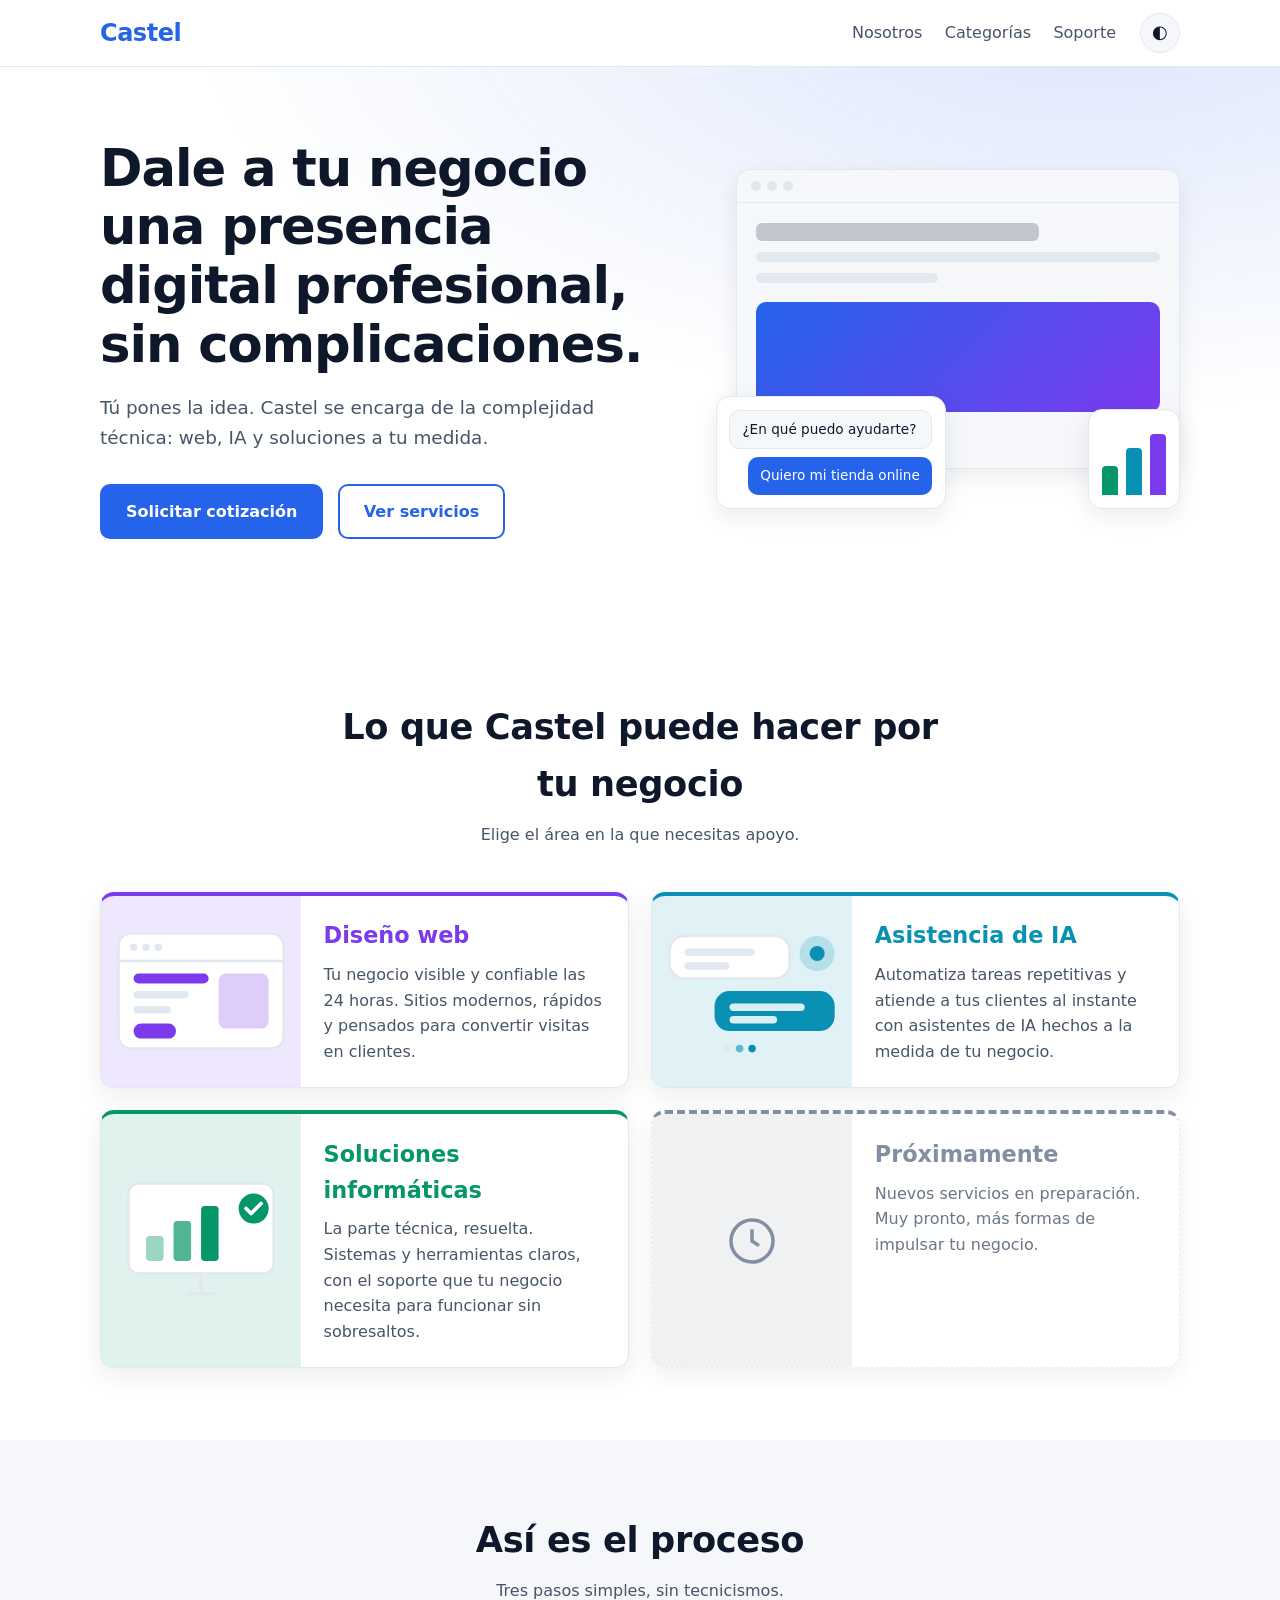
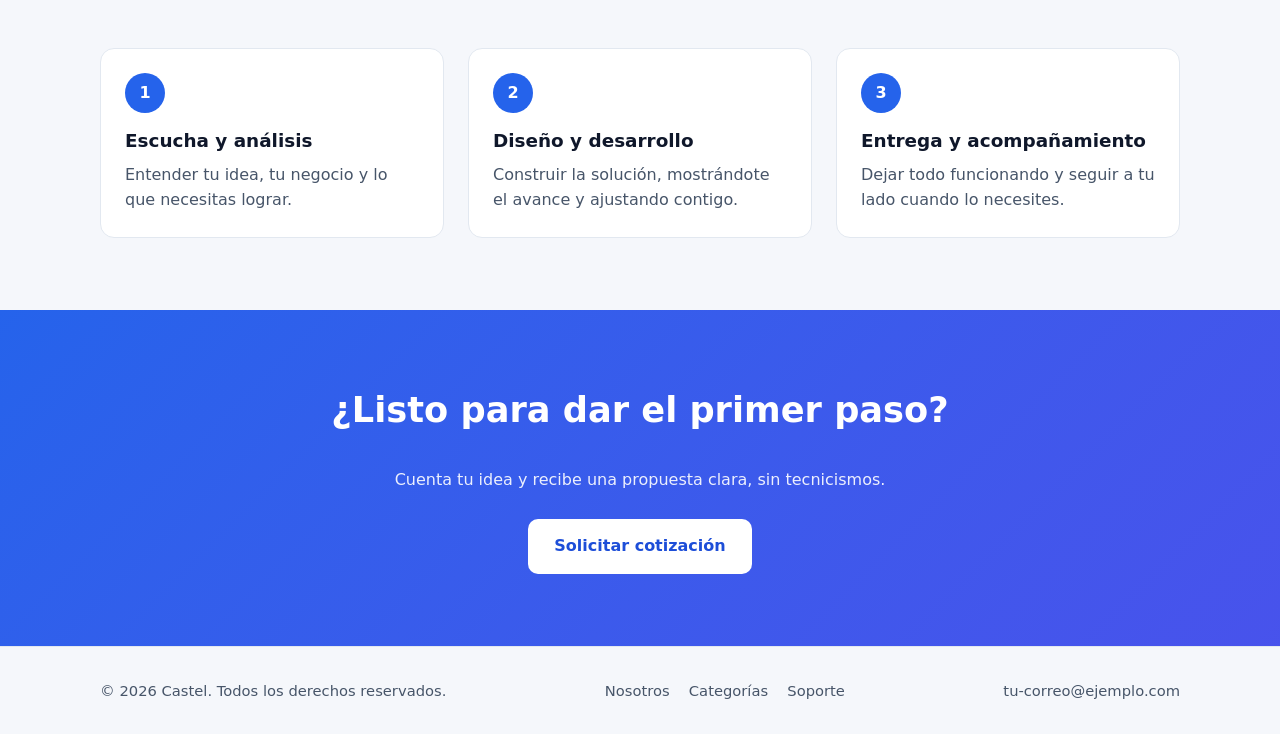
<file: index.html>
<!DOCTYPE html>
<html lang="es" data-tema="light">
<head>
  <meta charset="UTF-8">
  <meta name="viewport" content="width=device-width, initial-scale=1.0">
  <title>Castel | Presencia digital profesional para tu negocio</title>
  <meta name="description" content="Castel crea webs, asistentes de IA y soluciones informáticas para emprendedores y pequeños negocios, sin complicaciones técnicas.">
<link rel="stylesheet" href="css/style.css">
<script src="js/tema.js"></script>
</head>
<body>
  <a class="salto" href="#contenido">Saltar al contenido</a>

  <header class="encabezado">
    <div class="contenedor encabezado-interno">
      <a class="logo" href="index.html">Castel</a>
      <nav class="menu" aria-label="Principal">
  <a href="nosotros.html">Nosotros</a>
  <a href="index.html#servicios">Categorías</a>
  <a href="index.html#proyectos" hidden>Portafolio</a>
  <a href="index.html#testimonios" hidden>Testimonios</a>
  <a href="soporte.html">Soporte</a>
</nav>
      <button id="boton-tema" class="boton-tema" type="button" aria-label="Activar modo oscuro" aria-pressed="false">◐</button>
    </div>
  </header>

  <main id="contenido">

    <!-- HERO -->
    <section class="hero">
      <div class="contenedor hero-interno">
        <div class="hero-texto">
          <h1>Dale a tu negocio una presencia digital profesional, sin complicaciones.</h1>
          <p>Tú pones la idea. Castel se encarga de la complejidad técnica: web, IA y soluciones a tu medida.</p>
          <div class="hero-botones">
            <a class="boton boton--principal" href="soporte.html">Solicitar cotización</a>
            <a class="boton boton--secundario" href="#servicios">Ver servicios</a>
          </div>
        </div>

        <div class="hero-visual" aria-hidden="true">
          <div class="mock-navegador">
            <div class="mock-barra"><span></span><span></span><span></span></div>
            <div class="mock-cuerpo">
              <div class="mock-linea mock-linea--grande"></div>
              <div class="mock-linea"></div>
              <div class="mock-linea mock-linea--corta"></div>
              <div class="mock-bloque"></div>
            </div>
          </div>
          <div class="mock-chat">
            <p class="mock-chat-bot">¿En qué puedo ayudarte?</p>
            <p class="mock-chat-usuario">Quiero mi tienda online</p>
          </div>
          <div class="mock-metricas">
            <span style="--alto: 40%"></span>
            <span style="--alto: 65%"></span>
            <span style="--alto: 85%"></span>
          </div>
        </div>
      </div>
    </section>

       <!-- SERVICIOS -->
    <section class="seccion" id="servicios">
      <div class="contenedor">
        <header class="seccion-cabecera">
          <h2>Lo que Castel puede hacer por tu negocio</h2>
          <p>Elige el área en la que necesitas apoyo.</p>
        </header>

        <div class="tarjetas">

          <a class="tarjeta tarjeta--web" href="diseno-web.html">
            <div class="tarjeta-media">
              <!-- Para usar una foto: <img src="img/diseno-web.webp" alt="Diseño web"> -->
              <svg class="ilustracion" viewBox="0 0 160 120" aria-hidden="true">
                <rect x="14" y="14" width="132" height="92" rx="10" fill="var(--fondo)" stroke="var(--borde)" stroke-width="2"/>
                <path d="M14 36h132" stroke="var(--borde)" stroke-width="2"/>
                <circle cx="26" cy="25" r="3" fill="var(--borde)"/>
                <circle cx="36" cy="25" r="3" fill="var(--borde)"/>
                <circle cx="46" cy="25" r="3" fill="var(--borde)"/>
                <rect x="26" y="46" width="60" height="8" rx="4" fill="var(--acento)"/>
                <rect x="26" y="60" width="44" height="6" rx="3" fill="var(--borde)"/>
                <rect x="26" y="72" width="30" height="6" rx="3" fill="var(--borde)"/>
                <rect x="26" y="86" width="34" height="12" rx="6" fill="var(--acento)"/>
                <rect x="94" y="46" width="40" height="44" rx="6" fill="var(--acento)" opacity=".25"/>
              </svg>
            </div>
            <div class="tarjeta-contenido">
              <h3>Diseño web</h3>
              <p>Tu negocio visible y confiable las 24 horas. Sitios modernos, rápidos y pensados para convertir visitas en clientes.</p>
            </div>
          </a>

          <a class="tarjeta tarjeta--ia" href="ia.html">
            <div class="tarjeta-media">
              <!-- Para usar una foto: <img src="img/asistencia-ia.webp" alt="Asistencia de IA"> -->
              <svg class="ilustracion" viewBox="0 0 160 120" aria-hidden="true">
                <rect x="14" y="16" width="96" height="34" rx="12" fill="var(--fondo)" stroke="var(--borde)" stroke-width="2"/>
                <rect x="26" y="26" width="56" height="6" rx="3" fill="var(--borde)"/>
                <rect x="26" y="37" width="36" height="6" rx="3" fill="var(--borde)"/>
                <rect x="50" y="60" width="96" height="32" rx="12" fill="var(--acento)"/>
                <rect x="62" y="70" width="60" height="6" rx="3" fill="#fff" opacity=".85"/>
                <rect x="62" y="80" width="38" height="6" rx="3" fill="#fff" opacity=".85"/>
                <circle cx="132" cy="30" r="14" fill="var(--acento)" opacity=".2"/>
                <circle cx="132" cy="30" r="6" fill="var(--acento)"/>
                <circle cx="60" cy="106" r="3" fill="var(--borde)"/>
                <circle cx="70" cy="106" r="3" fill="var(--acento)" opacity=".6"/>
                <circle cx="80" cy="106" r="3" fill="var(--acento)"/>
              </svg>
            </div>
            <div class="tarjeta-contenido">
              <h3>Asistencia de IA</h3>
              <p>Automatiza tareas repetitivas y atiende a tus clientes al instante con asistentes de IA hechos a la medida de tu negocio.</p>
            </div>
          </a>

          <a class="tarjeta tarjeta--soluciones" href="soluciones-informaticas.html">
            <div class="tarjeta-media">
              <!-- Para usar una foto: <img src="img/soluciones-informaticas.webp" alt="Soluciones informáticas"> -->
              <svg class="ilustracion" viewBox="0 0 160 120" aria-hidden="true">
                <rect x="22" y="14" width="116" height="72" rx="8" fill="var(--fondo)" stroke="var(--borde)" stroke-width="2"/>
                <path d="M70 102h20M80 86v16" stroke="var(--borde)" stroke-width="3" stroke-linecap="round"/>
                <rect x="36" y="56" width="14" height="20" rx="3" fill="var(--acento)" opacity=".4"/>
                <rect x="58" y="44" width="14" height="32" rx="3" fill="var(--acento)" opacity=".7"/>
                <rect x="80" y="32" width="14" height="44" rx="3" fill="var(--acento)"/>
                <circle cx="122" cy="34" r="12" fill="var(--acento)"/>
                <path d="M116 34l4 4 8-8" stroke="#fff" stroke-width="3" fill="none" stroke-linecap="round" stroke-linejoin="round"/>
              </svg>
            </div>
            <div class="tarjeta-contenido">
              <h3>Soluciones informáticas</h3>
              <p>La parte técnica, resuelta. Sistemas y herramientas claros, con el soporte que tu negocio necesita para funcionar sin sobresaltos.</p>
            </div>
          </a>

          <div class="tarjeta tarjeta--proximamente" aria-disabled="true">
            <div class="tarjeta-media">
              <svg viewBox="0 0 24 24" width="56" height="56" fill="none" stroke="currentColor" stroke-width="1.5" aria-hidden="true"><circle cx="12" cy="12" r="9"/><path d="M12 7v5l3 2"/></svg>
            </div>
            <div class="tarjeta-contenido">
              <h3>Próximamente</h3>
              <p>Nuevos servicios en preparación. Muy pronto, más formas de impulsar tu negocio.</p>
            </div>
          </div>

        </div>
      </div>
    </section>

    <!-- CÓMO TRABAJO -->
    <section class="seccion seccion--alt" id="proceso">
      <div class="contenedor">
        <header class="seccion-cabecera">
          <h2>Así es el proceso</h2>
          <p>Tres pasos simples, sin tecnicismos.</p>
        </header>
        <ol class="pasos">
          <li>
            <span class="paso-numero">1</span>
            <h3>Escucha y análisis</h3>
            <p>Entender tu idea, tu negocio y lo que necesitas lograr.</p>
          </li>
          <li>
            <span class="paso-numero">2</span>
            <h3>Diseño y desarrollo</h3>
            <p>Construir la solución, mostrándote el avance y ajustando contigo.</p>
          </li>
          <li>
            <span class="paso-numero">3</span>
            <h3>Entrega y acompañamiento</h3>
            <p>Dejar todo funcionando y seguir a tu lado cuando lo necesites.</p>
          </li>
        </ol>
      </div>
    </section>

    <!-- PROYECTOS DESTACADOS (oculta hasta tener proyectos: quitar el atributo hidden) -->
    <section class="seccion" id="proyectos" hidden>
      <div class="contenedor">
        <header class="seccion-cabecera">
          <h2>Proyectos destacados</h2>
          <p>Algunos trabajos realizados por Castel.</p>
        </header>
        <div class="proyectos-lista"></div>
        
      </div>
    </section>

    <!-- TESTIMONIOS (oculta hasta tener testimonios reales: quitar el atributo hidden) -->
    <section class="seccion seccion--alt" id="testimonios" hidden>
      <div class="contenedor">
        <header class="seccion-cabecera">
          <h2>Lo que dicen nuestros clientes</h2>
        </header>
        <div class="testimonios-lista"></div>
      </div>
    </section>

    <!-- LLAMADO FINAL -->
    <section class="seccion cta">
      <div class="contenedor cta-interno">
        <h2>¿Listo para dar el primer paso?</h2>
        <p>Cuenta tu idea y recibe una propuesta clara, sin tecnicismos.</p>
        <a class="boton boton--principal" href="soporte.html">Solicitar cotización</a>
      </div>
    </section>

  </main>

  <footer class="pie">
    <div class="contenedor pie-interno">
      <p>&copy; 2026 Castel. Todos los derechos reservados.</p>
      <nav aria-label="Pie de página">
  <a href="nosotros.html">Nosotros</a>
  <a href="index.html#servicios">Categorías</a>
  <a href="soporte.html">Soporte</a>
</nav>
      <a href="mailto:tu-correo@ejemplo.com">tu-correo@ejemplo.com</a>
    </div>
  </footer>
</body>
</html>
</file>
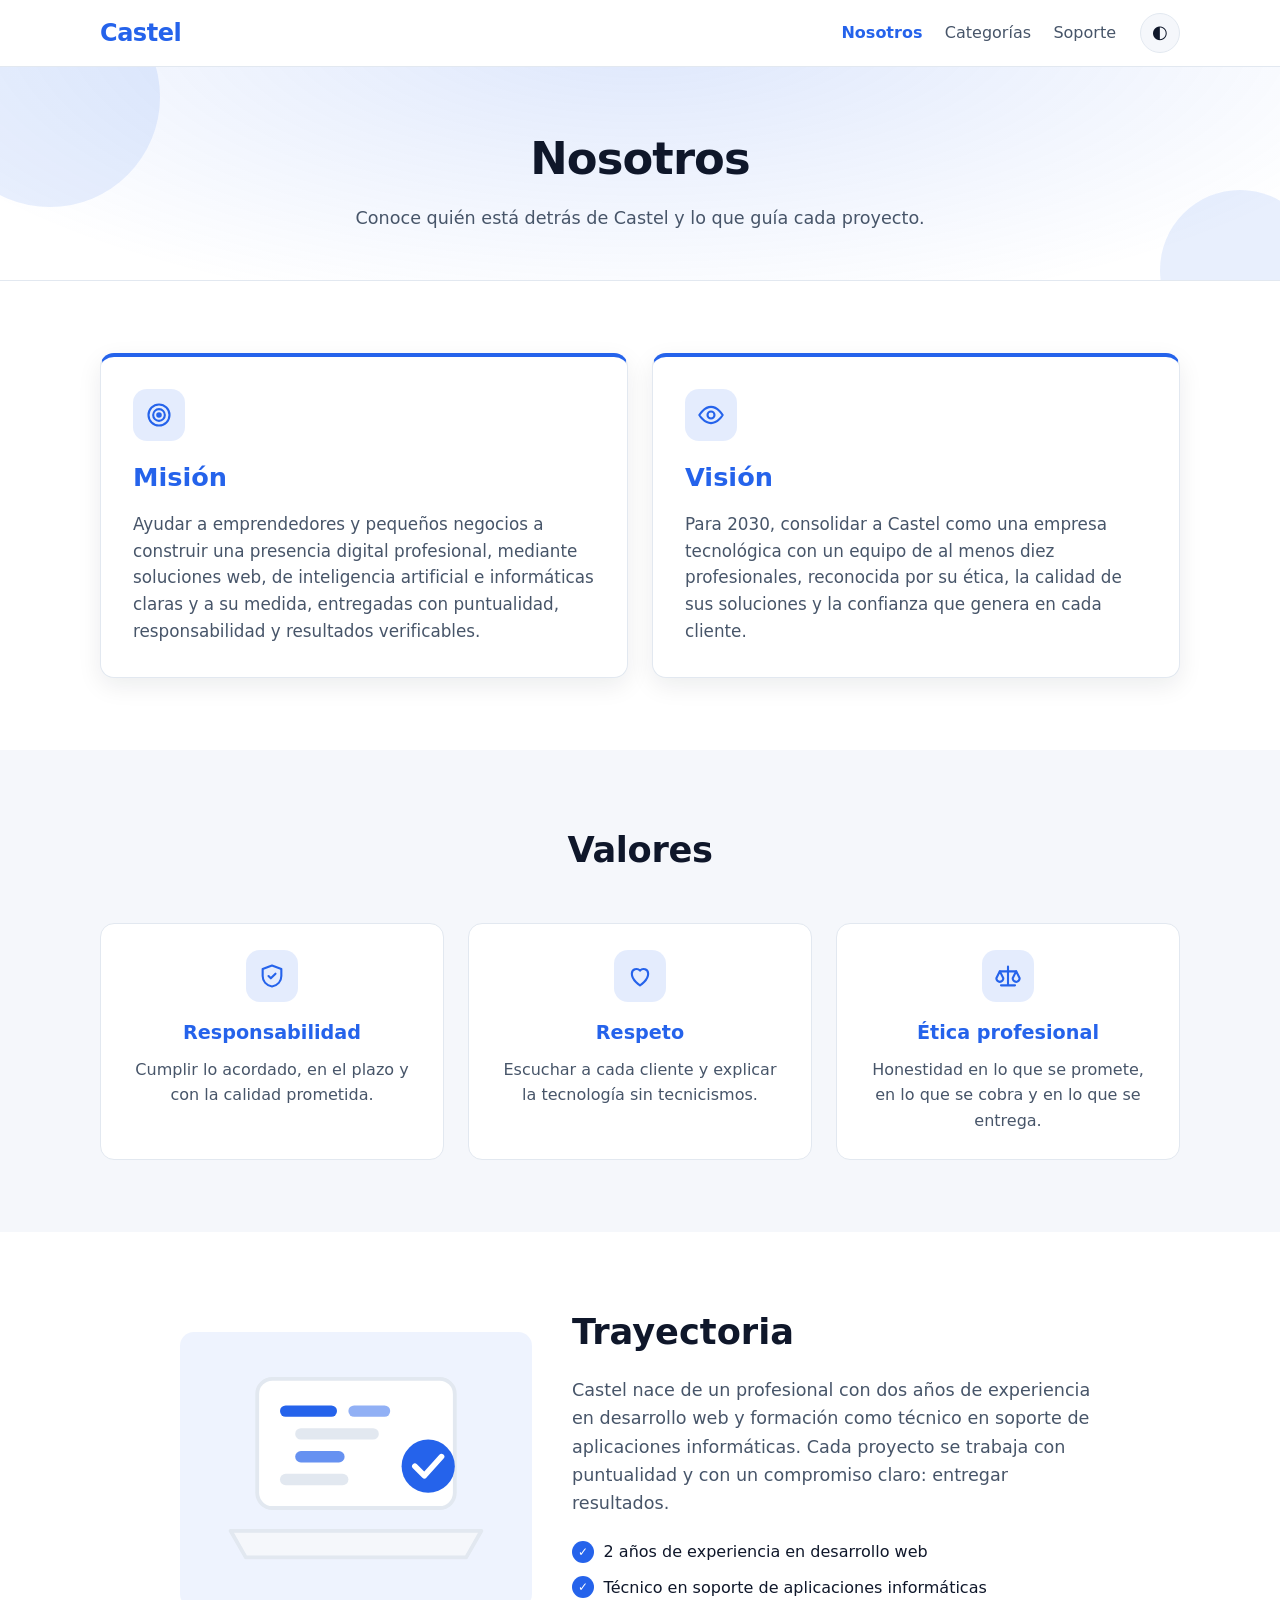
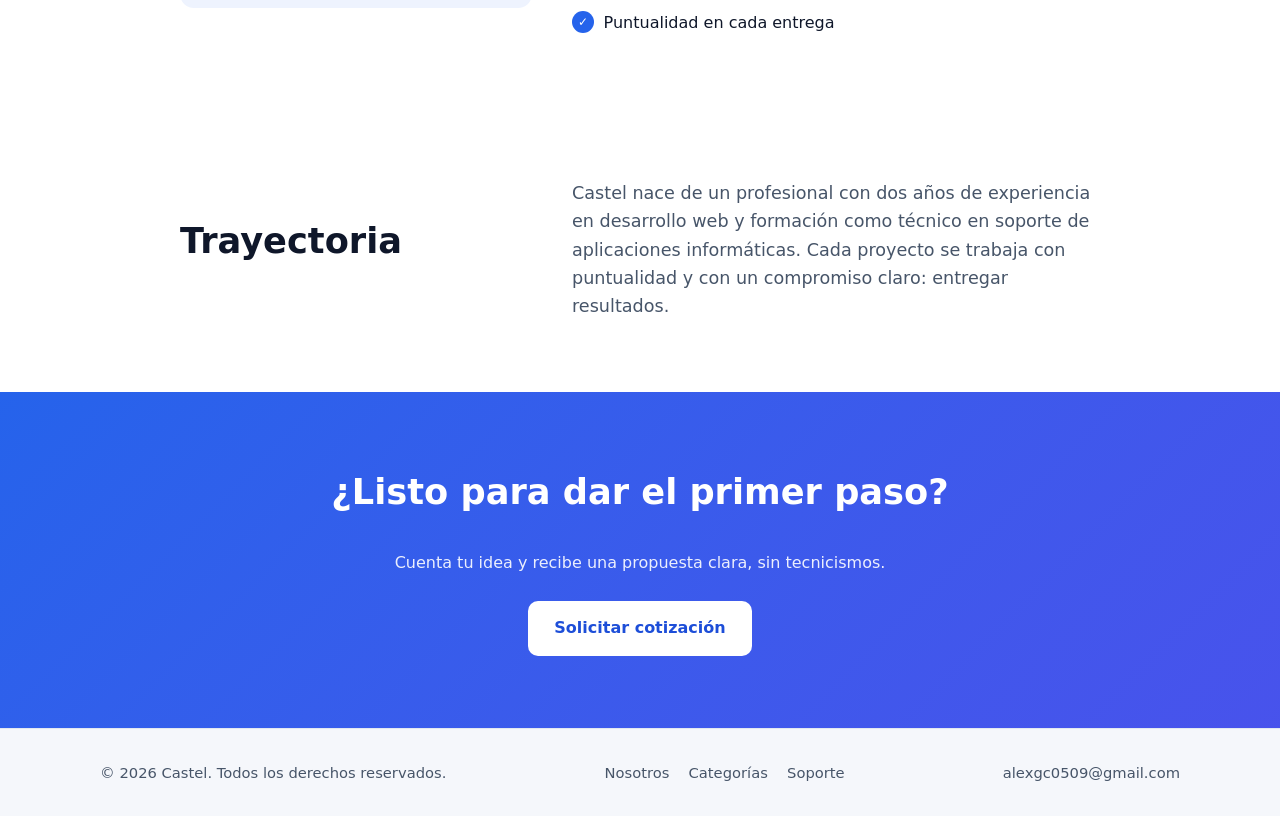
<file: nosotros.html>
<!DOCTYPE html>
<html lang="es" data-tema="light">
<head>
  <meta charset="UTF-8">
  <meta name="viewport" content="width=device-width, initial-scale=1.0">
  <title>Nosotros | Castel</title>
  <meta name="description" content="Conoce la misión, la visión y los valores de Castel, y la trayectoria del profesional detrás de cada proyecto.">
  <link rel="stylesheet" href="css/style.css">
  <script src="js/tema.js"></script>
</head>
<body>
  <a class="salto" href="#contenido">Saltar al contenido</a>

  <header class="encabezado">
    <div class="contenedor encabezado-interno">
      <a class="logo" href="index.html">Castel</a>
      <nav class="menu" aria-label="Principal">
        <a href="nosotros.html" aria-current="page">Nosotros</a>
        <a href="index.html#servicios">Categorías</a>
        <a href="index.html#proyectos" hidden>Portafolio</a>
        <a href="index.html#testimonios" hidden>Testimonios</a>
        <a href="soporte.html">Soporte</a>
      </nav>
      <button id="boton-tema" class="boton-tema" type="button" aria-label="Activar modo oscuro" aria-pressed="false">◐</button>
    </div>
  </header>

  <main id="contenido">

    <!-- ENCABEZADO DE PÁGINA -->
    <section class="pagina-cabecera">
      <div class="contenedor">
        <h1>Nosotros</h1>
        <p>Conoce quién está detrás de Castel y lo que guía cada proyecto.</p>
      </div>
    </section>

        <!-- MISIÓN Y VISIÓN -->
    <section class="seccion">
      <div class="contenedor mision-vision">
        <article class="bloque bloque--mision">
          <div class="bloque-icono">
            <svg viewBox="0 0 24 24" fill="none" stroke="currentColor" stroke-width="1.8" stroke-linecap="round" aria-hidden="true"><circle cx="12" cy="12" r="9"/><circle cx="12" cy="12" r="5"/><circle cx="12" cy="12" r="1.5" fill="currentColor"/></svg>
          </div>
          <h2>Misión</h2>
          <p>Ayudar a emprendedores y pequeños negocios a construir una presencia digital profesional, mediante soluciones web, de inteligencia artificial e informáticas claras y a su medida, entregadas con puntualidad, responsabilidad y resultados verificables.</p>
        </article>
        <article class="bloque bloque--vision">
          <div class="bloque-icono">
            <svg viewBox="0 0 24 24" fill="none" stroke="currentColor" stroke-width="1.8" stroke-linecap="round" stroke-linejoin="round" aria-hidden="true"><path d="M2 12s4-7 10-7 10 7 10 7-4 7-10 7S2 12 2 12z"/><circle cx="12" cy="12" r="3"/></svg>
          </div>
          <h2>Visión</h2>
          <p>Para 2030, consolidar a Castel como una empresa tecnológica con un equipo de al menos diez profesionales, reconocida por su ética, la calidad de sus soluciones y la confianza que genera en cada cliente.</p>
        </article>
      </div>
    </section>

    <!-- VALORES -->
    <section class="seccion seccion--alt">
      <div class="contenedor">
        <header class="seccion-cabecera">
          <h2>Valores</h2>
        </header>
        <div class="valores">
          <article class="valor">
            <div class="valor-icono">
              <svg viewBox="0 0 24 24" fill="none" stroke="currentColor" stroke-width="1.8" stroke-linecap="round" stroke-linejoin="round" aria-hidden="true"><path d="M12 3l8 3v6c0 4.5-3.2 8-8 9-4.8-1-8-4.5-8-9V6l8-3z"/><path d="M9 12l2 2 4-4"/></svg>
            </div>
            <h3>Responsabilidad</h3>
            <p>Cumplir lo acordado, en el plazo y con la calidad prometida.</p>
          </article>
          <article class="valor">
            <div class="valor-icono">
              <svg viewBox="0 0 24 24" fill="none" stroke="currentColor" stroke-width="1.8" stroke-linecap="round" stroke-linejoin="round" aria-hidden="true"><path d="M12 20s-7-4.4-7-10a4 4 0 0 1 7-2.6A4 4 0 0 1 19 10c0 5.6-7 10-7 10z"/></svg>
            </div>
            <h3>Respeto</h3>
            <p>Escuchar a cada cliente y explicar la tecnología sin tecnicismos.</p>
          </article>
          <article class="valor">
            <div class="valor-icono">
              <svg viewBox="0 0 24 24" fill="none" stroke="currentColor" stroke-width="1.8" stroke-linecap="round" stroke-linejoin="round" aria-hidden="true"><path d="M12 4v16M6 20h12M5 8h14"/><path d="M5 8l-3 6a3 3 0 0 0 6 0L5 8zM19 8l-3 6a3 3 0 0 0 6 0l-3-6z"/></svg>
            </div>
            <h3>Ética profesional</h3>
            <p>Honestidad en lo que se promete, en lo que se cobra y en lo que se entrega.</p>
          </article>
        </div>
      </div>
    </section>

    <!-- TRAYECTORIA -->
    <section class="seccion" id="trayectoria">
      <div class="contenedor trayectoria">
        <div class="trayectoria-ilustracion">
          <!-- Para usar tu foto: reemplazar el <svg> por <img src="img/foto.webp" alt="Foto del fundador de Castel"> -->
          <svg class="ilustracion-grande" viewBox="0 0 160 120" aria-hidden="true">
            <rect x="28" y="12" width="104" height="68" rx="8" fill="var(--fondo)" stroke="var(--borde)" stroke-width="2"/>
            <rect x="40" y="26" width="30" height="6" rx="3" fill="var(--marca)"/>
            <rect x="76" y="26" width="22" height="6" rx="3" fill="var(--marca)" opacity=".5"/>
            <rect x="48" y="38" width="44" height="6" rx="3" fill="var(--borde)"/>
            <rect x="48" y="50" width="26" height="6" rx="3" fill="var(--marca)" opacity=".7"/>
            <rect x="40" y="62" width="36" height="6" rx="3" fill="var(--borde)"/>
            <path d="M14 92h132l-8 14H22z" fill="var(--superficie)" stroke="var(--borde)" stroke-width="2" stroke-linejoin="round"/>
            <circle cx="118" cy="58" r="14" fill="var(--marca)"/>
            <path d="M111 58l5 5 9-10" stroke="#fff" stroke-width="3" fill="none" stroke-linecap="round" stroke-linejoin="round"/>
          </svg>
        </div>
        <div class="trayectoria-texto">
          <h2>Trayectoria</h2>
          <p>Castel nace de un profesional con dos años de experiencia en desarrollo web y formación como técnico en soporte de aplicaciones informáticas. Cada proyecto se trabaja con puntualidad y con un compromiso claro: entregar resultados.</p>
          <ul class="destacados">
            <li>2 años de experiencia en desarrollo web</li>
            <li>Técnico en soporte de aplicaciones informáticas</li>
            <li>Puntualidad en cada entrega</li>
          </ul>
        </div>
      </div>
    </section>

    <!-- TRAYECTORIA -->
    <section class="seccion" id="trayectoria">
      <div class="contenedor trayectoria">
        <h2>Trayectoria</h2>
        <p>Castel nace de un profesional con dos años de experiencia en desarrollo web y formación como técnico en soporte de aplicaciones informáticas. Cada proyecto se trabaja con puntualidad y con un compromiso claro: entregar resultados.</p>
      </div>
    </section>

    <!-- LLAMADO FINAL -->
    <section class="seccion cta">
      <div class="contenedor cta-interno">
        <h2>¿Listo para dar el primer paso?</h2>
        <p>Cuenta tu idea y recibe una propuesta clara, sin tecnicismos.</p>
        <a class="boton boton--principal" href="soporte.html">Solicitar cotización</a>
      </div>
    </section>

  </main>

  <footer class="pie">
    <div class="contenedor pie-interno">
      <p>&copy; 2026 Castel. Todos los derechos reservados.</p>
      <nav aria-label="Pie de página">
        <a href="nosotros.html">Nosotros</a>
        <a href="index.html#servicios">Categorías</a>
        <a href="soporte.html">Soporte</a>
      </nav>
      <a href="mailto:tu-correo@ejemplo.com">alexgc0509@gmail.com</a>
    </div>
  </footer>
</body>
</html>
</file>
<file: css/style.css>
/* ===== VARIABLES: MODO CLARO (por defecto) ===== */
:root {
  --fondo: #FFFFFF;
  --superficie: #F5F7FB;
  --borde: #E2E8F0;
  --texto: #0F172A;
  --texto-2: #475569;
  --marca: #2563EB;
  --marca-hover: #1D4ED8;
  --marca-texto: #2563EB;

  --web: #7C3AED;
  --ia: #0891B2;
  --soluciones: #059669;
  --proximamente: #64748B;
  --ambar: #D97706;   /* reservado */
  --coral: #E11D48;   /* reservado */

  --sombra: 0 8px 24px rgba(15, 23, 42, .08);
  --radio: 14px;
  --fuente: system-ui, -apple-system, "Segoe UI", Roboto, Arial, sans-serif;
}

/* ===== VARIABLES: MODO OSCURO ===== */
:root[data-tema="dark"] {
  --fondo: #0B1220;
  --superficie: #121A2B;
  --borde: #24304A;
  --texto: #E8EEF9;
  --texto-2: #9AA7BD;
  --marca-hover: #3B82F6;
  --marca-texto: #60A5FA;

  --web: #8B5CF6;
  --ia: #22D3EE;
  --soluciones: #10B981;
  --ambar: #F59E0B;
  --coral: #F43F5E;

  --sombra: 0 8px 24px rgba(0, 0, 0, .35);
}

/* ===== BASE ===== */
*, *::before, *::after { box-sizing: border-box; }
html { scroll-behavior: smooth; scroll-padding-top: 5rem; }
body {
  margin: 0;
  font-family: var(--fuente);
  line-height: 1.6;
  color: var(--texto);
  background: var(--fondo);
  transition: background .25s, color .25s;
}
[hidden] { display: none !important; }
a { color: inherit; text-decoration: none; }
h1, h2, h3, p { margin-top: 0; }
:focus-visible { outline: 3px solid var(--marca); outline-offset: 3px; }

.contenedor { max-width: 1120px; margin: 0 auto; padding: 0 1.25rem; }
.salto {
  position: absolute; left: -999px; top: 0; z-index: 100;
  background: var(--marca); color: #fff; padding: .6rem 1rem;
}
.salto:focus { left: 0; }

/* ===== ENCABEZADO ===== */
.encabezado {
  position: sticky; top: 0; z-index: 50;
  background: color-mix(in srgb, var(--fondo) 88%, transparent);
  backdrop-filter: blur(10px);
  border-bottom: 1px solid var(--borde);
}
.encabezado-interno {
  display: flex; align-items: center; gap: 1.5rem; flex-wrap: wrap;
  padding-top: .8rem; padding-bottom: .8rem;
}
.logo { font-size: 1.5rem; font-weight: 800; letter-spacing: -.02em; color: var(--marca-texto); }
.menu { display: flex; gap: 1.4rem; margin-left: auto; font-weight: 500; }
.menu a { color: var(--texto-2); transition: color .2s; }
.menu a:hover { color: var(--marca-texto); }
.boton-tema {
  width: 40px; height: 40px; border-radius: 50%;
  border: 1px solid var(--borde); background: var(--superficie);
  color: var(--texto); font-size: 1.1rem; cursor: pointer;
}
.boton-tema:hover { border-color: var(--marca); }

/* ===== BOTONES ===== */
.boton {
  display: inline-block; padding: .8rem 1.5rem; border-radius: 10px;
  font-weight: 600; border: 2px solid transparent; transition: all .2s;
}
.boton--principal { background: var(--marca); color: #fff; }
.boton--principal:hover { background: var(--marca-hover); transform: translateY(-2px); }
.boton--secundario { border-color: var(--marca); color: var(--marca-texto); }
.boton--secundario:hover { background: color-mix(in srgb, var(--marca) 12%, transparent); }

/* ===== HERO ===== */
.hero {
  padding: 4.5rem 0 5.5rem; overflow: hidden;
  background:
    radial-gradient(900px 400px at 85% -10%, color-mix(in srgb, var(--marca) 16%, transparent), transparent),
    var(--fondo);
}
.hero-interno { display: grid; grid-template-columns: 1.1fr .9fr; gap: 3rem; align-items: center; }
.hero h1 { font-size: clamp(2rem, 4.5vw, 3.2rem); line-height: 1.15; letter-spacing: -.02em; margin-bottom: 1.2rem; }
.hero-texto p { font-size: 1.15rem; color: var(--texto-2); max-width: 36rem; margin-bottom: 2rem; }
.hero-botones { display: flex; gap: .9rem; flex-wrap: wrap; }

.hero-visual { position: relative; height: 340px; }
.mock-navegador {
  position: absolute; inset: 0 0 40px 20px;
  background: var(--superficie); border: 1px solid var(--borde);
  border-radius: var(--radio); box-shadow: var(--sombra); overflow: hidden;
}
.mock-barra { display: flex; gap: 6px; padding: .7rem .9rem; border-bottom: 1px solid var(--borde); }
.mock-barra span { width: 10px; height: 10px; border-radius: 50%; background: var(--borde); }
.mock-cuerpo { padding: 1.2rem; display: grid; gap: .7rem; }
.mock-linea { height: 10px; border-radius: 6px; background: var(--borde); }
.mock-linea--grande { height: 18px; width: 70%; background: color-mix(in srgb, var(--texto) 22%, transparent); }
.mock-linea--corta { width: 45%; }
.mock-bloque { height: 110px; margin-top: .5rem; border-radius: 10px; background: linear-gradient(135deg, var(--marca), var(--web)); }
.mock-chat {
  position: absolute; left: 0; bottom: 0; width: 230px;
  display: grid; gap: .5rem; padding: .8rem;
  background: var(--fondo); border: 1px solid var(--borde);
  border-radius: var(--radio); box-shadow: var(--sombra);
}
.mock-chat p { margin: 0; font-size: .85rem; padding: .5rem .75rem; border-radius: 10px; }
.mock-chat-bot { background: var(--superficie); border: 1px solid var(--borde); }
.mock-chat-usuario { background: var(--marca); color: #fff; justify-self: end; }
.mock-metricas {
  position: absolute; right: 0; bottom: 0; height: 100px;
  display: flex; align-items: flex-end; gap: 8px; padding: .8rem;
  background: var(--fondo); border: 1px solid var(--borde);
  border-radius: var(--radio); box-shadow: var(--sombra);
}
.mock-metricas span { width: 16px; height: var(--alto); border-radius: 4px 4px 0 0; background: var(--soluciones); }
.mock-metricas span:nth-child(2) { background: var(--ia); }
.mock-metricas span:nth-child(3) { background: var(--web); }

/* ===== SECCIONES ===== */
.seccion { padding: 4.5rem 0; }
.seccion--alt { background: var(--superficie); }
.seccion-cabecera { text-align: center; max-width: 40rem; margin: 0 auto 2.8rem; }
.seccion-cabecera h2 { font-size: clamp(1.6rem, 3vw, 2.2rem); letter-spacing: -.01em; margin-bottom: .6rem; }
.seccion-cabecera p { color: var(--texto-2); margin: 0; }

/* ===== TARJETAS DE SERVICIOS ===== */
.tarjetas {
  display: grid; gap: 1.4rem;
  grid-template-columns: repeat(auto-fit, minmax(min(100%, 440px), 1fr));
}
.tarjeta {
  --acento: var(--marca);
  display: flex; overflow: hidden;
  background: var(--fondo);
  border: 1px solid var(--borde); border-top: 4px solid var(--acento);
  border-radius: var(--radio); box-shadow: var(--sombra);
  transition: transform .2s, border-color .2s;
}
a.tarjeta:hover { transform: translateY(-4px); border-color: var(--acento); }
.tarjeta--web { --acento: var(--web); }
.tarjeta--ia { --acento: var(--ia); }
.tarjeta--soluciones { --acento: var(--soluciones); }
.tarjeta--proximamente { --acento: var(--proximamente); border-style: dashed; opacity: .8; cursor: default; }

.tarjeta-media {
  flex: 0 0 38%; display: flex; align-items: center; justify-content: center;
  color: var(--acento);
  background: color-mix(in srgb, var(--acento) 12%, transparent);
}
.tarjeta-media img { width: 100%; height: 100%; object-fit: cover; }
.tarjeta-contenido { padding: 1.4rem; }
.tarjeta h3 { font-size: 1.4rem; margin-bottom: .5rem; color: var(--acento); }
.tarjeta p { margin: 0; color: var(--texto-2); }

/* ===== PROCESO ===== */
.pasos {
  list-style: none; margin: 0; padding: 0; display: grid; gap: 1.5rem;
  grid-template-columns: repeat(auto-fit, minmax(220px, 1fr));
}
.pasos li { background: var(--fondo); border: 1px solid var(--borde); border-radius: var(--radio); padding: 1.5rem; }
.paso-numero {
  display: inline-grid; place-items: center; width: 40px; height: 40px; margin-bottom: .8rem;
  border-radius: 50%; background: var(--marca); color: #fff; font-weight: 700;
}
.pasos h3 { font-size: 1.15rem; margin-bottom: .4rem; }
.pasos p { margin: 0; color: var(--texto-2); }

/* ===== PROYECTOS Y TESTIMONIOS (ocultas por ahora) ===== */
.proyectos-lista, .testimonios-lista {
  display: grid; gap: 1.4rem;
  grid-template-columns: repeat(auto-fit, minmax(260px, 1fr));
}

/* ===== LLAMADO FINAL ===== */
.cta {
  text-align: center; color: #fff;
  background: linear-gradient(135deg, var(--marca), color-mix(in srgb, var(--marca) 60%, var(--web)));
}
.cta h2 { font-size: clamp(1.6rem, 3vw, 2.2rem); }
.cta p { color: rgba(255, 255, 255, .9); margin-bottom: 1.6rem; }
.cta .boton--principal { background: #fff; color: #1D4ED8; }
.cta .boton--principal:hover { background: #EEF2FF; }

/* ===== PIE ===== */
.pie { background: var(--superficie); border-top: 1px solid var(--borde); padding: 2rem 0; font-size: .92rem; color: var(--texto-2); }
.pie-interno { display: flex; flex-wrap: wrap; gap: 1rem 2rem; align-items: center; justify-content: space-between; }
.pie p { margin: 0; }
.pie nav { display: flex; gap: 1.2rem; }
.pie a:hover { color: var(--marca-texto); }

/* ===== PÁGINAS INTERIORES ===== */
.menu a[aria-current="page"] { color: var(--marca-texto); font-weight: 700; }

.pagina-cabecera {
  padding: 3.5rem 0 3rem; text-align: center;
  background:
    radial-gradient(800px 300px at 50% -20%, color-mix(in srgb, var(--marca) 16%, transparent), transparent),
    var(--fondo);
  border-bottom: 1px solid var(--borde);
}
.pagina-cabecera h1 { font-size: clamp(2rem, 4vw, 2.8rem); letter-spacing: -.02em; margin-bottom: .6rem; }
.pagina-cabecera p { max-width: 36rem; margin: 0 auto; font-size: 1.1rem; color: var(--texto-2); }

/* ===== NOSOTROS ===== */
.mision-vision {
  display: grid; gap: 1.5rem;
  grid-template-columns: repeat(auto-fit, minmax(min(100%, 380px), 1fr));
}
.bloque {
  padding: 2rem; background: var(--fondo);
  border: 1px solid var(--borde); border-top: 4px solid var(--marca);
  border-radius: var(--radio); box-shadow: var(--sombra);
}
.bloque h2 { font-size: 1.6rem; color: var(--marca-texto); margin-bottom: .8rem; }
.bloque p { margin: 0; font-size: 1.05rem; color: var(--texto-2); }

.valores {
  display: grid; gap: 1.5rem;
  grid-template-columns: repeat(auto-fit, minmax(240px, 1fr));
}
.valor {
  padding: 1.6rem; text-align: center; background: var(--fondo);
  border: 1px solid var(--borde); border-radius: var(--radio);
}
.valor h3 { font-size: 1.2rem; color: var(--marca-texto); margin-bottom: .5rem; }
.valor p { margin: 0; color: var(--texto-2); }

/* Decoración de cabecera (todas las páginas interiores) */
.pagina-cabecera { position: relative; overflow: hidden; }
.pagina-cabecera::before, .pagina-cabecera::after {
  content: ""; position: absolute; border-radius: 50%; z-index: 0;
  background: color-mix(in srgb, var(--marca) 10%, transparent);
}
.pagina-cabecera::before { width: 220px; height: 220px; left: -60px; top: -80px; }
.pagina-cabecera::after { width: 160px; height: 160px; right: -40px; bottom: -70px; }
.pagina-cabecera .contenedor { position: relative; z-index: 1; }

/* Íconos de Nosotros */
.bloque-icono, .valor-icono {
  display: inline-grid; place-items: center; width: 52px; height: 52px; margin-bottom: 1rem;
  border-radius: 14px; color: var(--marca-texto);
  background: color-mix(in srgb, var(--marca) 12%, transparent);
}
.bloque-icono svg, .valor-icono svg { width: 28px; height: 28px; }
.valor { transition: transform .2s, border-color .2s; }
.valor:hover { transform: translateY(-4px); border-color: var(--marca); }

/* Trayectoria */
.trayectoria {
  max-width: 960px; display: grid; gap: 2.5rem; align-items: center;
  grid-template-columns: .8fr 1.2fr; text-align: left;
}
.trayectoria-ilustracion {
  padding: 1.5rem; border-radius: var(--radio);
  background: color-mix(in srgb, var(--marca) 8%, transparent);
}
.ilustracion-grande { display: block; width: 100%; height: auto; }
.trayectoria h2 { font-size: clamp(1.6rem, 3vw, 2.2rem); margin-bottom: 1rem; }
.trayectoria p { margin: 0; font-size: 1.1rem; color: var(--texto-2); }
.destacados { list-style: none; margin: 1.4rem 0 0; padding: 0; display: grid; gap: .6rem; }
.destacados li { display: flex; align-items: center; gap: .6rem; font-weight: 500; }
.destacados li::before {
  content: "✓"; display: grid; place-items: center; flex: 0 0 22px; height: 22px;
  border-radius: 50%; background: var(--marca); color: #fff; font-size: .75rem;
}
@media (max-width: 820px) {
  .trayectoria { grid-template-columns: 1fr; }
}

/* ===== RESPONSIVE ===== */
@media (max-width: 820px) {
  .hero { padding: 3rem 0 4rem; }
  .hero-interno { grid-template-columns: 1fr; gap: 2.5rem; }
  .menu { order: 3; width: 100%; margin-left: 0; gap: 1.1rem; overflow-x: auto; white-space: nowrap; }
  .boton-tema { margin-left: auto; }
}
@media (max-width: 560px) {
  .tarjeta { flex-direction: column; }
  .tarjeta-media { flex-basis: auto; min-height: 140px; }
  .mock-chat { width: 200px; }
}
@media (prefers-reduced-motion: reduce) {
  * { transition: none !important; scroll-behavior: auto !important; }
}
</file>
